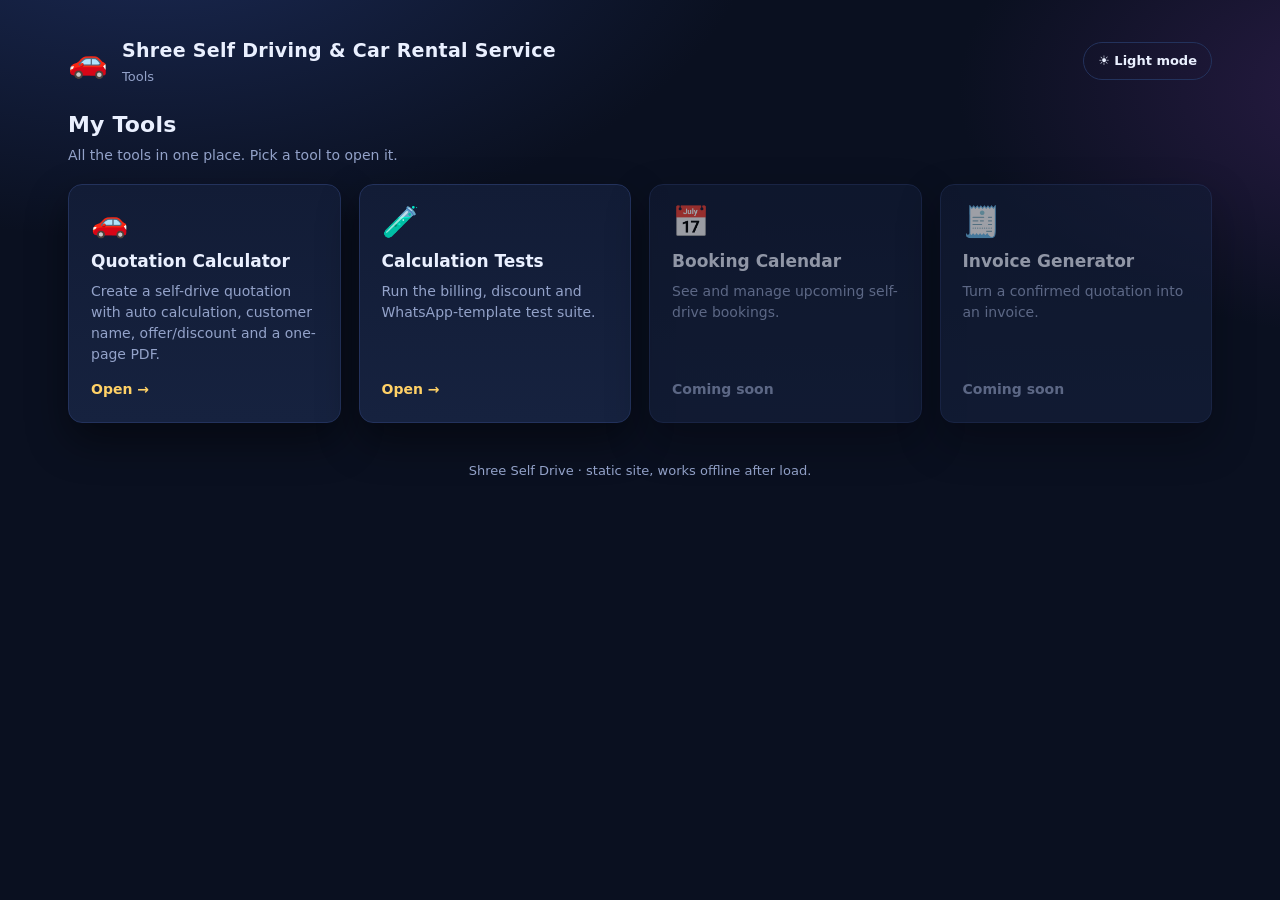
<file: index.html>
<!DOCTYPE html>
<html lang="en">
<head>
<meta charset="utf-8">
<meta name="viewport" content="width=device-width, initial-scale=1">
<title>Shree Self Drive - Tools</title>
<link rel="stylesheet" href="styles.css">
<script src="theme.js"></script>
</head>
<body>
<div class="wrap">
  <div class="brandbar">
    <div class="logo">🚗</div>
    <div class="brand-text">
      <h1>Shree Self Driving &amp; Car Rental Service</h1>
      <p>Tools</p>
    </div>
    <button class="theme-toggle" type="button" data-theme-toggle>☀️ Light mode</button>
  </div>

  <div class="hub-head">
    <h2>My Tools</h2>
    <p>All the tools in one place. Pick a tool to open it.</p>
  </div>

  <div class="tool-grid" id="tools"></div>

  <p class="foot">Shree Self Drive &middot; static site, works offline after load.</p>
</div>

<script>
(function () {
  'use strict';

  /* Add a tool by adding one entry here. Remove an entry to hide it.
     Optional "soon: true" shows it as a non-clickable placeholder. */
  var TOOLS = [
    {
      icon: '\uD83D\uDE97',
      name: 'Quotation Calculator',
      desc: 'Create a self-drive quotation with auto calculation, customer name, offer/discount and a one-page PDF.',
      href: 'quote/index.html'
    },
    {
      icon: '\uD83E\uDDEA',
      name: 'Calculation Tests',
      desc: 'Run the billing, discount and WhatsApp-template test suite.',
      href: 'tests.html'
    },
    {
      icon: '\uD83D\uDCC5',
      name: 'Booking Calendar',
      desc: 'See and manage upcoming self-drive bookings.',
      soon: true
    },
    {
      icon: '\uD83E\uDDFE',
      name: 'Invoice Generator',
      desc: 'Turn a confirmed quotation into an invoice.',
      soon: true
    }
  ];

  function esc(s) {
    return String(s == null ? '' : s).replace(/[&<>"']/g, function (c) {
      return { '&': '&amp;', '<': '&lt;', '>': '&gt;', '"': '&quot;', "'": '&#39;' }[c];
    });
  }

  var html = TOOLS.map(function (t) {
    var inner = '<div class="ti">' + esc(t.icon) + '</div>' +
      '<h3>' + esc(t.name) + '</h3>' +
      '<p>' + esc(t.desc) + '</p>';
    if (t.soon) {
      return '<div class="card tool-card soon" aria-disabled="true">' + inner +
        '<span class="go">Coming soon</span></div>';
    }
    return '<a class="card tool-card" href="' + esc(t.href) + '">' + inner +
      '<span class="go">Open \u2192</span></a>';
  }).join('');

  document.getElementById('tools').innerHTML = html;
})();
</script>
</body>
</html>
</file>
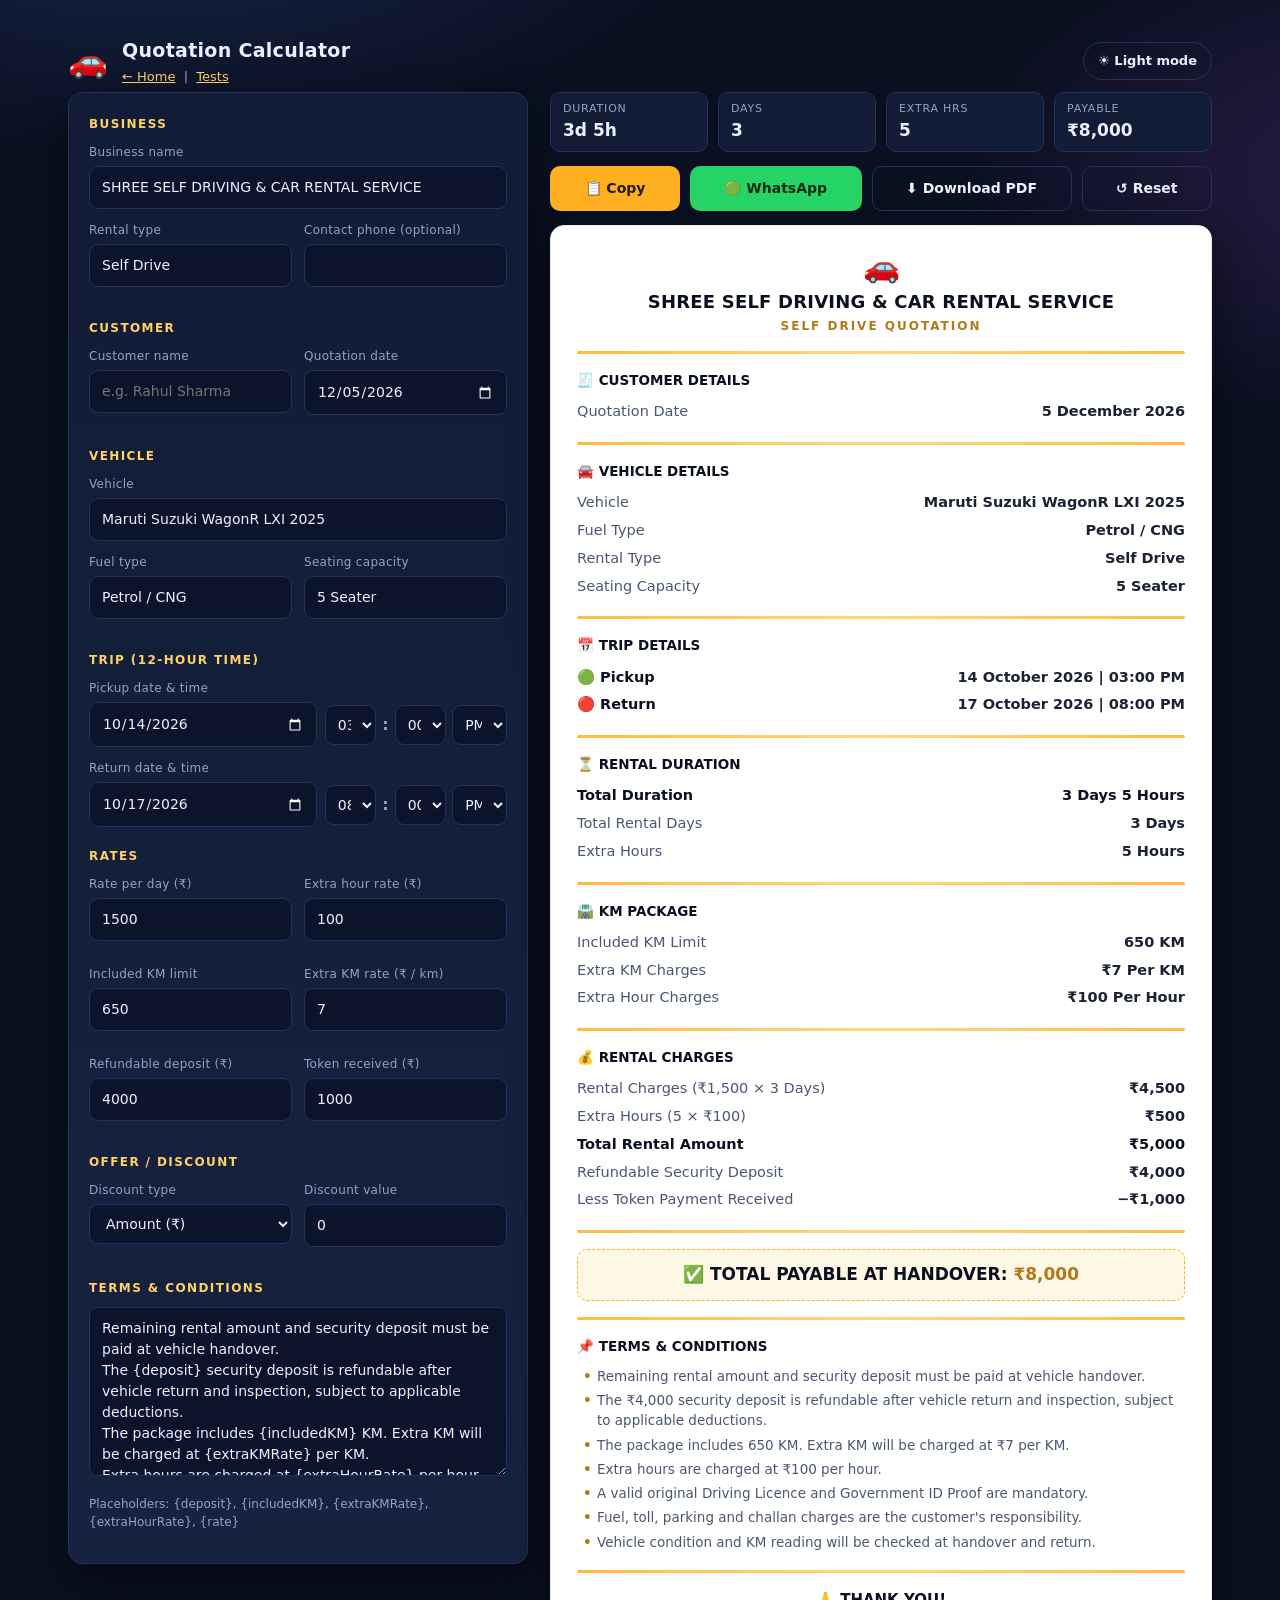
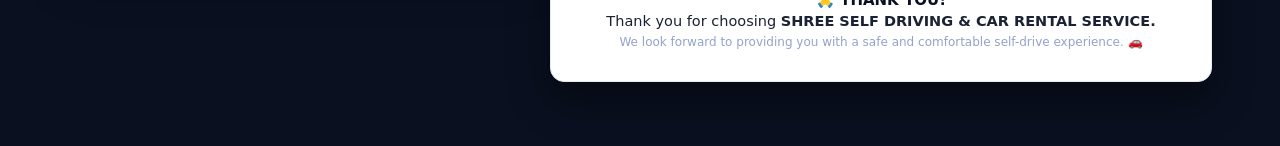
<file: quote/index.html>
<!DOCTYPE html>
<html lang="en">
<head>
<meta charset="utf-8">
<meta name="viewport" content="width=device-width, initial-scale=1">
<title>Quotation Calculator - Shree Self Drive</title>
<link rel="stylesheet" href="../styles.css">
<script src="../theme.js"></script>
</head>
<body>
<div class="wrap">
  <div class="brandbar">
    <div class="logo">🚗</div>
    <div class="brand-text">
      <h1>Quotation Calculator</h1>
      <p><a href="../index.html">&larr; Home</a> &nbsp;|&nbsp; <a href="../tests.html">Tests</a></p>
    </div>
    <button class="theme-toggle" type="button" data-theme-toggle>☀️ Light mode</button>
  </div>

  <div class="layout">
    <!-- ================= INPUTS ================= -->
    <form class="card panel" id="form" autocomplete="off" onsubmit="return false;">
      <div class="section-title">Business</div>
      <div class="field">
        <label for="bizName">Business name</label>
        <input type="text" id="bizName" value="SHREE SELF DRIVING &amp; CAR RENTAL SERVICE">
      </div>
      <div class="grid2">
        <div class="field">
          <label for="vehType">Rental type</label>
          <input type="text" id="vehType" value="Self Drive">
        </div>
        <div class="field">
          <label for="bizPhone">Contact phone (optional)</label>
          <input type="tel" id="bizPhone" value="">
        </div>
      </div>

      <div class="section-title">Customer</div>
      <div class="grid2">
        <div class="field">
          <label for="customerName">Customer name</label>
          <input type="text" id="customerName" value="" placeholder="e.g. Rahul Sharma">
        </div>
        <div class="field">
          <label for="quotationDate">Quotation date</label>
          <input type="date" id="quotationDate">
        </div>
      </div>

      <div class="section-title">Vehicle</div>
      <div class="field">
        <label for="vehName">Vehicle</label>
        <input type="text" id="vehName" value="Maruti Suzuki WagonR LXI 2025">
      </div>
      <div class="grid2">
        <div class="field">
          <label for="vehFuel">Fuel type</label>
          <input type="text" id="vehFuel" value="Petrol / CNG">
        </div>
        <div class="field">
          <label for="vehSeats">Seating capacity</label>
          <input type="text" id="vehSeats" value="5 Seater">
        </div>
      </div>

      <div class="section-title">Trip (12-hour time)</div>
      <div class="field">
        <label for="pickupDate">Pickup date &amp; time</label>
        <div class="dt">
          <input type="date" id="pickupDate" value="2026-10-14">
          <div class="dt-time">
            <select id="pickupHour" class="dt-hour" aria-label="Pickup hour"></select>
            <span class="sep">:</span>
            <select id="pickupMin" class="dt-min" aria-label="Pickup minutes"></select>
            <select id="pickupAmPm" class="dt-ampm" aria-label="Pickup AM or PM">
              <option value="AM">AM</option>
              <option value="PM" selected>PM</option>
            </select>
          </div>
        </div>
      </div>
      <div class="field">
        <label for="returnDate">Return date &amp; time</label>
        <div class="dt">
          <input type="date" id="returnDate" value="2026-10-17">
          <div class="dt-time">
            <select id="returnHour" class="dt-hour" aria-label="Return hour"></select>
            <span class="sep">:</span>
            <select id="returnMin" class="dt-min" aria-label="Return minutes"></select>
            <select id="returnAmPm" class="dt-ampm" aria-label="Return AM or PM">
              <option value="AM">AM</option>
              <option value="PM" selected>PM</option>
            </select>
          </div>
        </div>
      </div>

      <div class="section-title">Rates</div>
      <div class="grid2">
        <div class="field">
          <label for="ratePerDay">Rate per day (₹)</label>
          <input type="number" id="ratePerDay" min="0" step="1" value="1500">
        </div>
        <div class="field">
          <label for="extraHourRate">Extra hour rate (₹)</label>
          <input type="number" id="extraHourRate" min="0" step="1" value="100">
        </div>
        <div class="field">
          <label for="includedKM">Included KM limit</label>
          <input type="number" id="includedKM" min="0" step="1" value="650">
        </div>
        <div class="field">
          <label for="extraKMRate">Extra KM rate (₹ / km)</label>
          <input type="number" id="extraKMRate" min="0" step="1" value="7">
        </div>
        <div class="field">
          <label for="deposit">Refundable deposit (₹)</label>
          <input type="number" id="deposit" min="0" step="1" value="4000">
        </div>
        <div class="field">
          <label for="token">Token received (₹)</label>
          <input type="number" id="token" min="0" step="1" value="1000">
        </div>
      </div>

      <div class="section-title">Offer / Discount</div>
      <div class="grid2">
        <div class="field">
          <label for="discountType">Discount type</label>
          <select id="discountType">
            <option value="amount">Amount (₹)</option>
            <option value="percent">Percent (%)</option>
          </select>
        </div>
        <div class="field">
          <label for="discountValue">Discount value</label>
          <input type="number" id="discountValue" min="0" step="1" value="0">
        </div>
      </div>

      <div class="section-title">Terms &amp; conditions</div>
      <div class="field">
        <textarea id="terms" rows="7">Remaining rental amount and security deposit must be paid at vehicle handover.
The {deposit} security deposit is refundable after vehicle return and inspection, subject to applicable deductions.
The package includes {includedKM} KM. Extra KM will be charged at {extraKMRate} per KM.
Extra hours are charged at {extraHourRate} per hour.
A valid original Driving Licence and Government ID Proof are mandatory.
Fuel, toll, parking and challan charges are the customer's responsibility.
Vehicle condition and KM reading will be checked at handover and return.</textarea>
        <p class="small muted">Placeholders: {deposit}, {includedKM}, {extraKMRate}, {extraHourRate}, {rate}</p>
      </div>
    </form>

    <!-- ================= PREVIEW ================= -->
    <div class="preview-col">
      <div class="summary" id="summary"></div>
      <div class="actions">
        <button class="btn" id="btnCopy" type="button">📋 Copy</button>
        <button class="btn wa" id="btnWa" type="button">🟢 WhatsApp</button>
        <button class="btn ghost" id="btnPdf" type="button">⬇️ Download PDF</button>
        <button class="btn ghost" id="btnReset" type="button">↺ Reset</button>
      </div>
      <div class="banner" id="banner"><span>⚠️</span><span id="bannerText"></span></div>
      <div class="quote-card" id="quote"></div>
    </div>
  </div>
</div>

<script src="../calc.js"></script>
<script>
(function () {
  'use strict';
  var RC = window.RentalCalc;
  var $ = function (id) { return document.getElementById(id); };
  var val = function (id) { return ($(id).value || '').trim(); };
  var pad = function (n) { return (n < 10 ? '0' : '') + n; };
  var esc = function (s) {
    return String(s == null ? '' : s).replace(/[&<>"']/g, function (c) {
      return { '&': '&amp;', '<': '&lt;', '>': '&gt;', '"': '&quot;', "'": '&#39;' }[c];
    });
  };

  function todayISO() {
    var d = new Date();
    return d.getFullYear() + '-' + pad(d.getMonth() + 1) + '-' + pad(d.getDate());
  }

  /* Populate the 12-hour time selects and apply sensible defaults. */
  function buildTimeSelects() {
    var hours = '', mins = '';
    for (var h = 1; h <= 12; h++) hours += '<option value="' + h + '">' + pad(h) + '</option>';
    for (var m = 0; m < 60; m += 5) mins += '<option value="' + pad(m) + '">' + pad(m) + '</option>';
    ['pickupHour', 'returnHour'].forEach(function (id) { $(id).innerHTML = hours; });
    ['pickupMin', 'returnMin'].forEach(function (id) { $(id).innerHTML = mins; });
  }

  function applyDefaults() {
    if (!val('quotationDate')) $('quotationDate').value = todayISO();
    $('pickupHour').value = '3';
    $('pickupMin').value = '00';
    $('pickupAmPm').value = 'PM';
    $('returnHour').value = '8';
    $('returnMin').value = '00';
    $('returnAmPm').value = 'PM';
  }

  /* Combine date + 12-hour time into a local "YYYY-MM-DDTHH:mm" string. */
  function combine(dateId, hourId, minId, ampmId) {
    var date = val(dateId);
    if (!date) return '';
    var h12 = parseInt($(hourId).value, 10);
    if (!isFinite(h12)) h12 = 12;
    var h = h12 % 12;
    if ($(ampmId).value === 'PM') h += 12;
    return date + 'T' + pad(h) + ':' + $(minId).value;
  }

  function readInputs() {
    return {
      bizName: val('bizName') || 'SHREE SELF DRIVING & CAR RENTAL SERVICE',
      bizPhone: val('bizPhone'),
      customerName: val('customerName'),
      quotationDate: val('quotationDate'),
      vehType: val('vehType') || 'Self Drive',
      vehName: val('vehName'),
      vehFuel: val('vehFuel'),
      vehSeats: val('vehSeats'),
      pickup: combine('pickupDate', 'pickupHour', 'pickupMin', 'pickupAmPm'),
      return: combine('returnDate', 'returnHour', 'returnMin', 'returnAmPm'),
      ratePerDay: val('ratePerDay'),
      extraHourRate: val('extraHourRate'),
      includedKM: val('includedKM'),
      extraKMRate: val('extraKMRate'),
      deposit: val('deposit'),
      token: val('token'),
      discountType: $('discountType').value,
      discountValue: val('discountValue'),
      terms: val('terms')
    };
  }

  /* HTML renderer for the shared view (calc.js buildView). */
  function renderHtml(view) {
    var div = '<div class="q-div"></div>';
    var row = function (label, value, cls) {
      return '<div class="q-row ' + (cls || '') + '"><span class="lbl">' + esc(label) +
        '</span><span class="val">' + esc(value) + '</span></div>';
    };
    var h = '<div class="q-head"><div class="q-emoji">\uD83D\uDE97</div><h2>' + esc(view.bizName) + '</h2>';
    h += '<div class="q-sub">' + esc(view.sub) + ' QUOTATION</div></div>';

    view.sections.forEach(function (sec) {
      h += div + '<div class="q-sec-title">' + esc(sec.title) + '</div>';
      sec.rows.forEach(function (r) {
        h += row(r.label, r.value, r.bold ? 'total' : (r.credit ? 'credit' : (r.labelBold ? 'lblbold' : '')));
      });
    });

    h += div;
    h += '<div class="q-payable">\u2705 ' + esc(view.payable.label) + ': <span class="amt">' + esc(view.payable.value) + '</span></div>';
    h += div + '<div class="q-sec-title">' + esc(view.termsTitle) + '</div><ul class="q-terms">';
    view.terms.forEach(function (t) { h += '<li>' + esc(t) + '</li>'; });
    h += '</ul>';
    h += div + '<div class="q-thanks"><div class="big">\uD83D\uDE4F THANK YOU!</div>' +
      '<div>Thank you for choosing <b>' + esc(view.bizName) + '.</b></div>' +
      '<div class="small muted">We look forward to providing you with a safe and comfortable self-drive experience. \uD83D\uDE97</div></div>';
    if (view.phone) h += '<div class="q-phone">\uD83D\uDCDE Bookings / Enquiries: ' + esc(view.phone) + '</div>';
    return h;
  }

  function renderSummary(calc, ok) {
    var chip = function (k, v) {
      return '<div class="chip"><div class="k">' + k + '</div><div class="v mono-nums">' + esc(ok ? v : '\u2014') + '</div></div>';
    };
    $('summary').innerHTML =
      chip('Duration', calc.days + 'd' + (calc.extraHours > 0 ? ' ' + calc.extraHours + 'h' : '')) +
      chip('Days', calc.days) +
      chip('Extra hrs', calc.extraHours) +
      chip('Payable', RC.formatINR(calc.payable));
  }

  function errorCard(message) {
    return '<div class="q-head"><div class="q-emoji">\u26A0\uFE0F</div>' +
      '<h2>Cannot build quotation</h2><div class="q-error">' + esc(message) + '</div></div>';
  }

  var lastText = '';

  function update() {
    var inputs = readInputs();
    var calc = RC.compute(inputs);
    var ok = !calc.error;

    renderSummary(calc, ok);

    if (ok) {
      var view = RC.buildView(inputs, calc);
      lastText = RC.buildText(view);
      $('quote').innerHTML = renderHtml(view);
      $('banner').classList.remove('show');
    } else {
      lastText = '';
      $('quote').innerHTML = errorCard(calc.error);
      $('bannerText').textContent = calc.error;
      $('banner').classList.add('show');
    }

    ['btnCopy', 'btnWa', 'btnPdf'].forEach(function (id) {
      $(id).disabled = !ok;
      $(id).style.opacity = ok ? '' : '.5';
      $(id).style.pointerEvents = ok ? '' : 'none';
    });
  }

  /* ---------- actions ---------- */
  $('btnCopy').addEventListener('click', function () {
    var btn = this;
    var done = function () {
      var old = btn.textContent;
      btn.textContent = '\u2705 Copied';
      setTimeout(function () { btn.textContent = old; }, 1400);
    };
    function fallback() {
      var ta = document.createElement('textarea');
      ta.value = lastText;
      ta.style.position = 'fixed';
      ta.style.opacity = '0';
      document.body.appendChild(ta);
      ta.select();
      try { document.execCommand('copy'); done(); } catch (e) { alert('Copy failed. Please copy manually.'); }
      document.body.removeChild(ta);
    }
    if (navigator.clipboard && navigator.clipboard.writeText) {
      navigator.clipboard.writeText(lastText).then(done, fallback);
    } else { fallback(); }
  });

  $('btnWa').addEventListener('click', function () {
    window.open('https://wa.me/?text=' + encodeURIComponent(lastText), '_blank');
  });

  $('btnPdf').addEventListener('click', function () { window.print(); });

  $('btnReset').addEventListener('click', function () {
    $('form').reset();
    applyDefaults();
    update();
  });

  /* live update on any change */
  $('form').addEventListener('input', update);
  $('form').addEventListener('change', update);

  buildTimeSelects();
  applyDefaults();
  update();
})();
</script>
</body>
</html>
</file>
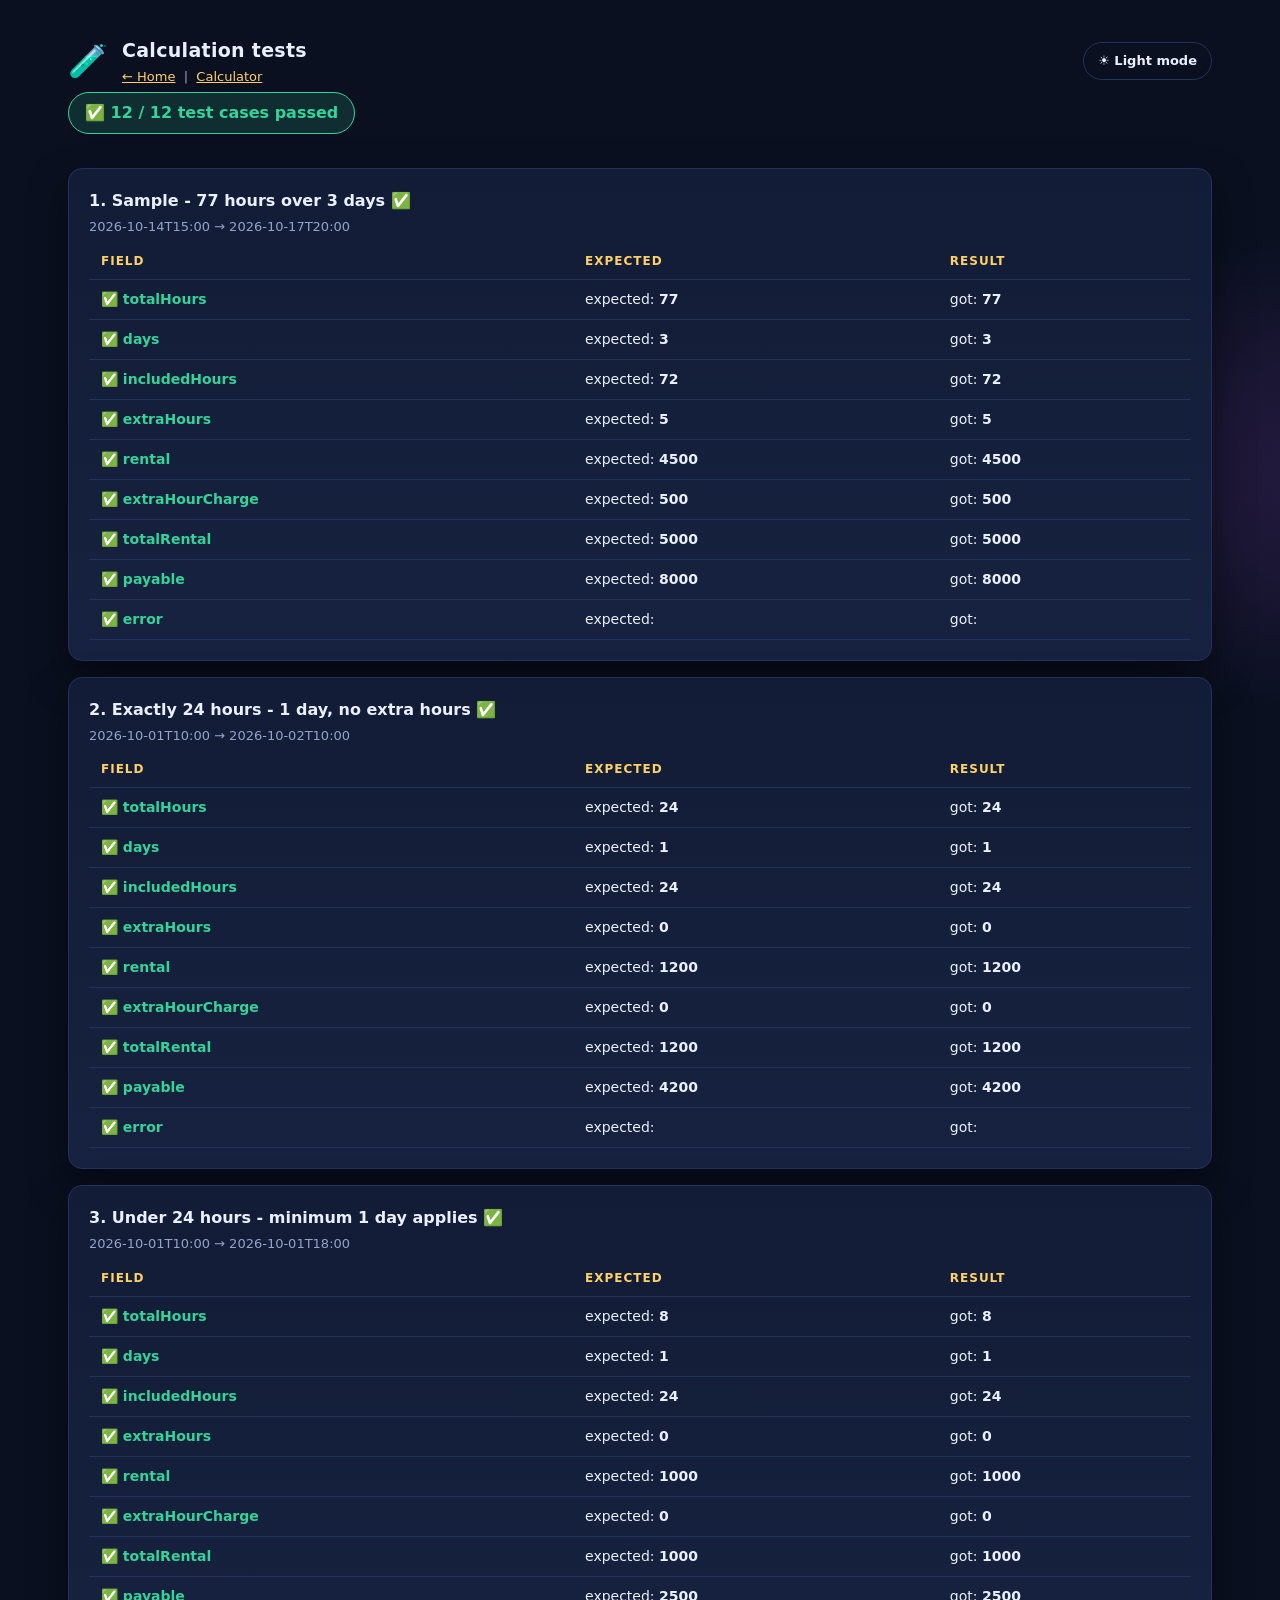
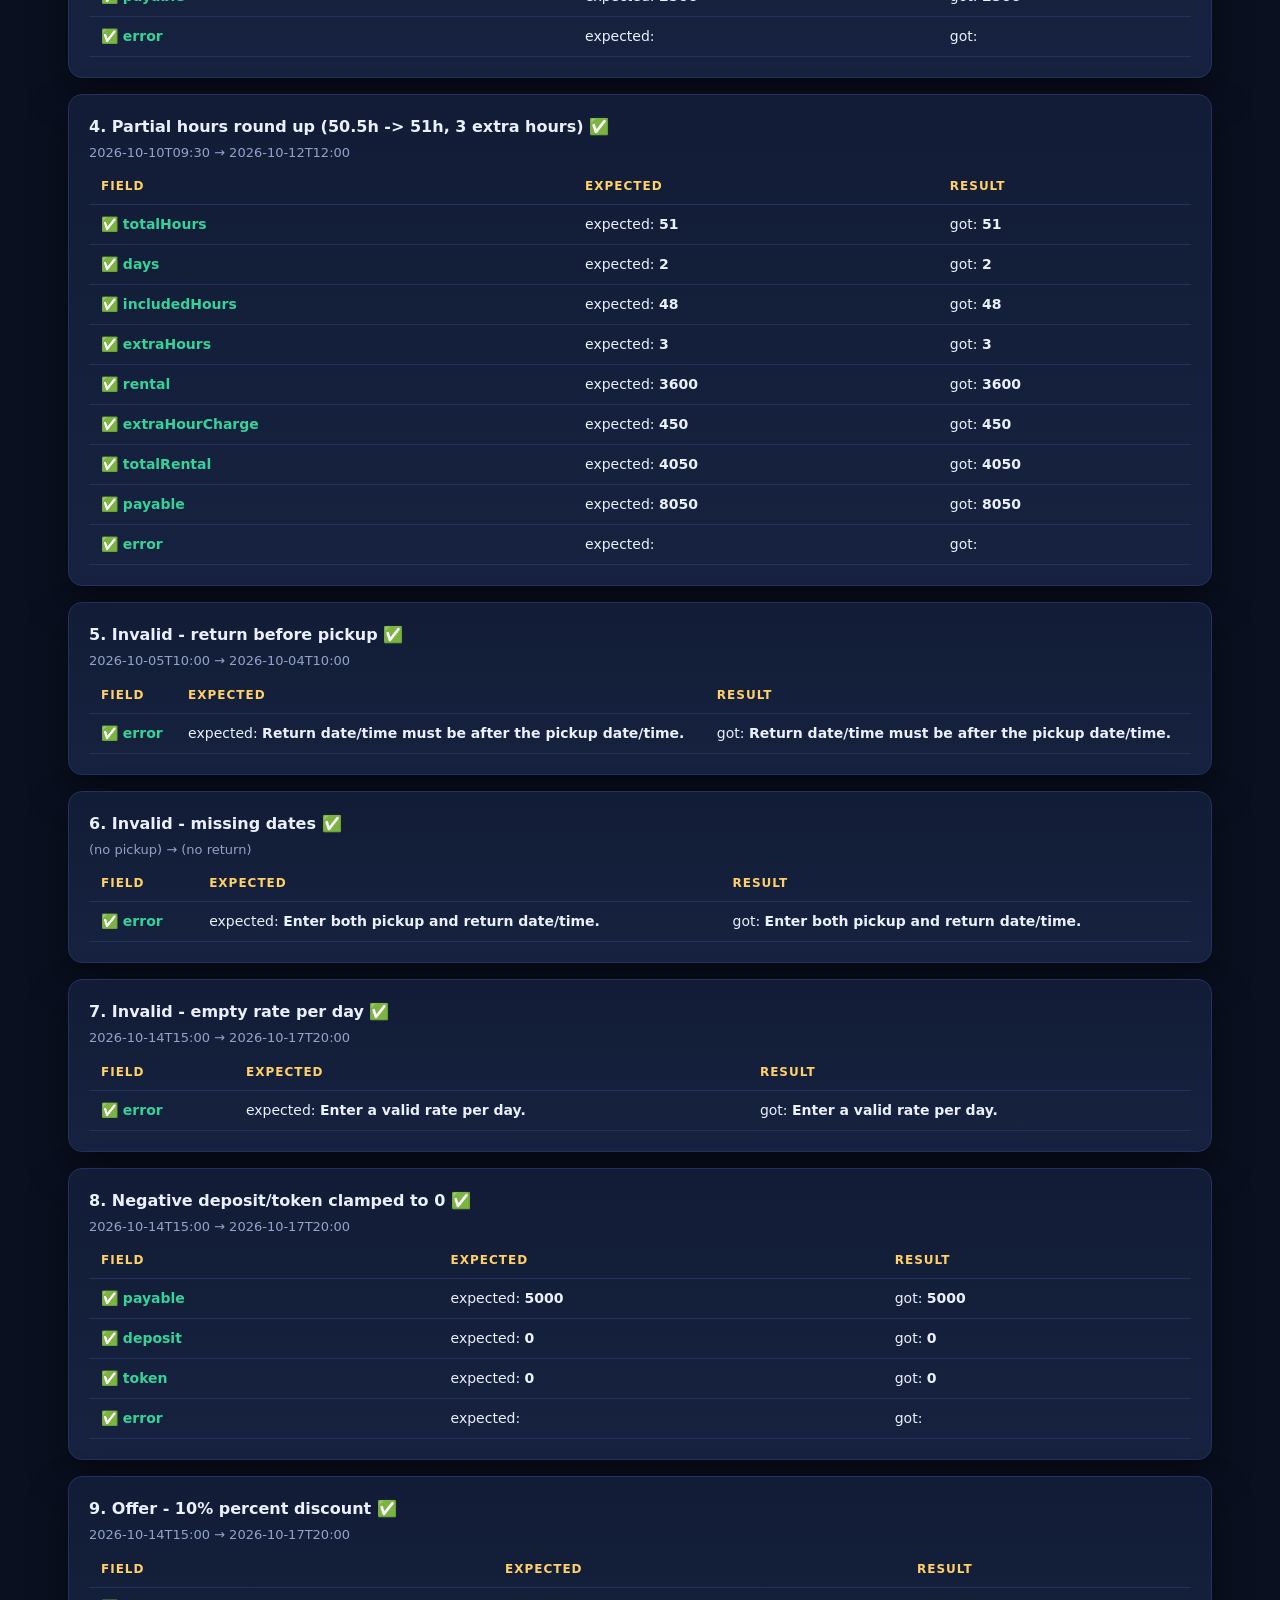
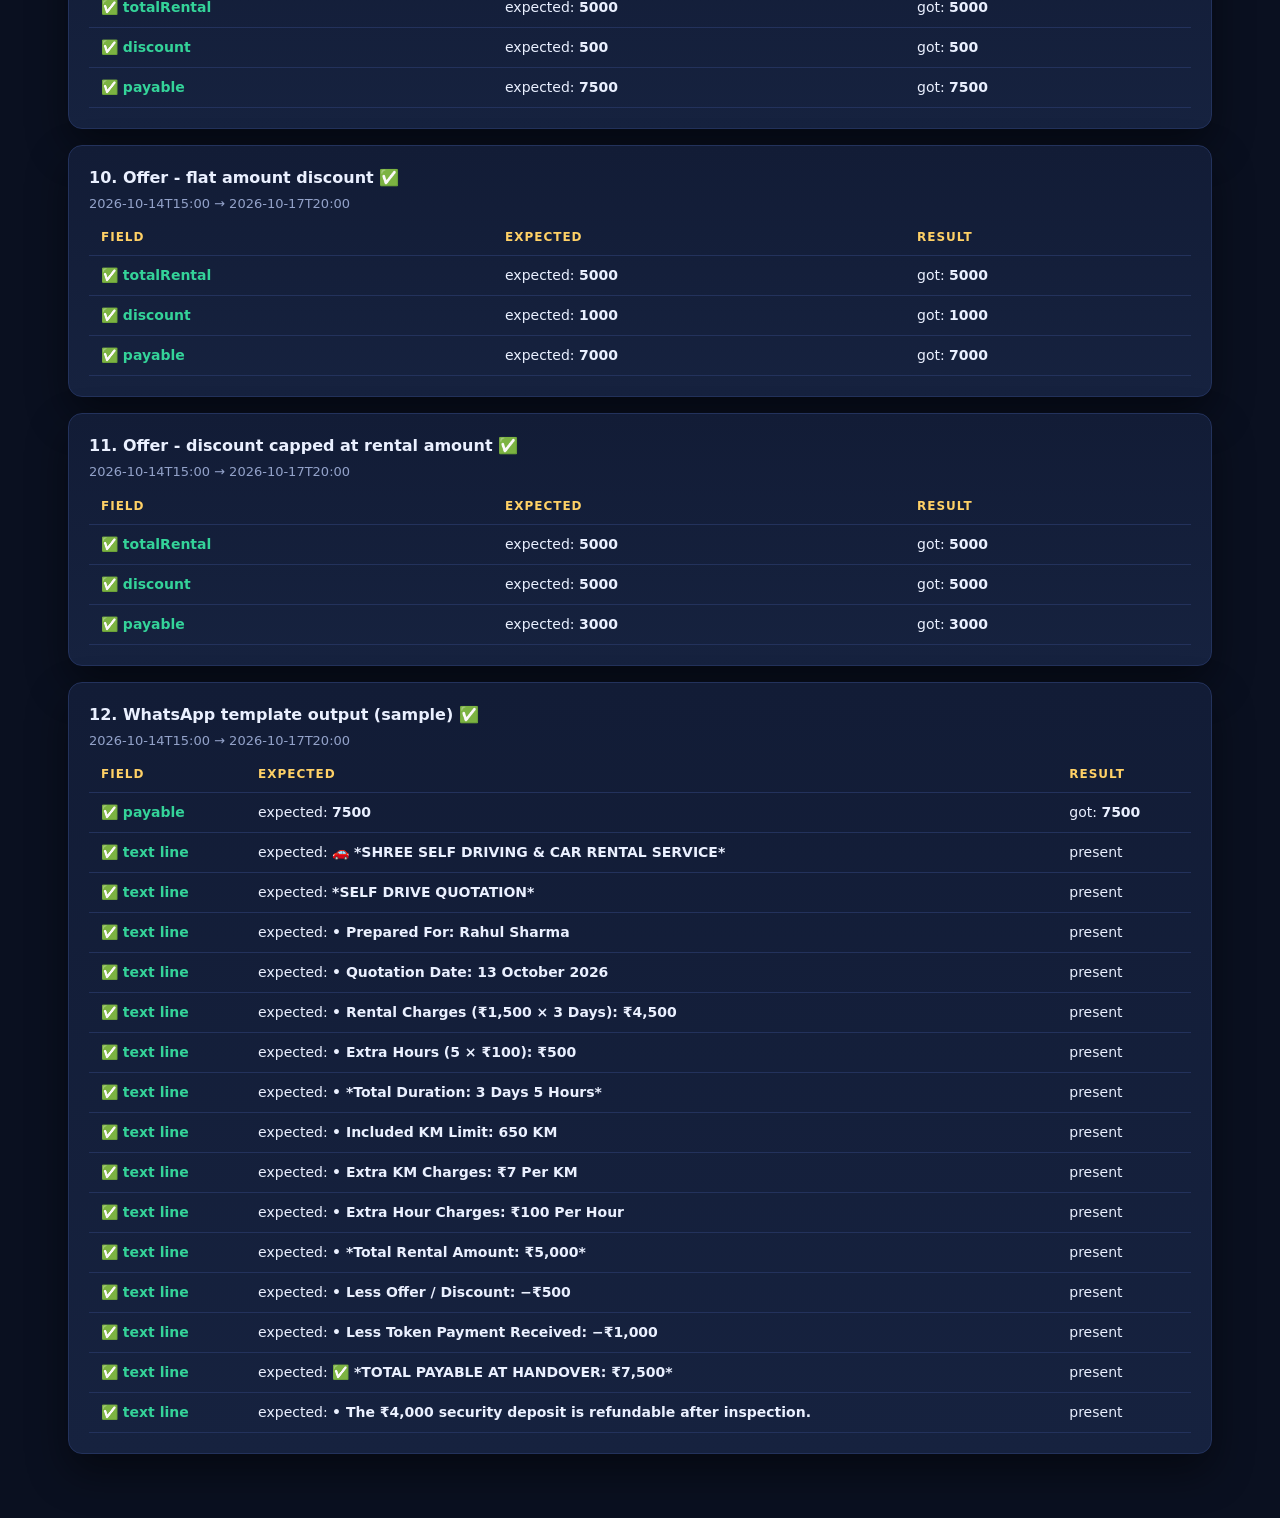
<file: tests.html>
<!DOCTYPE html>
<html lang="en">
<head>
<meta charset="utf-8">
<meta name="viewport" content="width=device-width, initial-scale=1">
<title>Tests - Self Drive Quotation Calculator</title>
<link rel="stylesheet" href="styles.css">
<script src="theme.js"></script>
</head>
<body>
<div class="wrap">
  <div class="brandbar">
    <div class="logo">🧪</div>
    <div class="brand-text">
      <h1>Calculation tests</h1>
      <p><a href="index.html">&larr; Home</a> &nbsp;|&nbsp; <a href="quote/index.html">Calculator</a></p>
    </div>
    <button class="theme-toggle" type="button" data-theme-toggle>☀️ Light mode</button>
  </div>

  <div id="result"></div>
  <div id="cases"></div>
</div>

<script src="calc.js"></script>
<script>
(function () {
  'use strict';
  var RC = window.RentalCalc;
  var esc = function (s) {
    return String(s == null ? '' : s).replace(/[&<>"']/g, function (c) {
      return { '&': '&amp;', '<': '&lt;', '>': '&gt;', '"': '&quot;', "'": '&#39;' }[c];
    });
  };

  var base = { pickup: '2026-10-14T15:00', return: '2026-10-17T20:00', ratePerDay: 1500, extraHourRate: 100, deposit: 4000, token: 1000 };

  var cases = [
    {
      name: 'Sample - 77 hours over 3 days',
      input: base,
      expect: { totalHours: 77, days: 3, includedHours: 72, extraHours: 5, rental: 4500, extraHourCharge: 500, totalRental: 5000, payable: 8000, error: null }
    },
    {
      name: 'Exactly 24 hours - 1 day, no extra hours',
      input: { pickup: '2026-10-01T10:00', return: '2026-10-02T10:00', ratePerDay: 1200, extraHourRate: 80, deposit: 3000, token: 0 },
      expect: { totalHours: 24, days: 1, includedHours: 24, extraHours: 0, rental: 1200, extraHourCharge: 0, totalRental: 1200, payable: 4200, error: null }
    },
    {
      name: 'Under 24 hours - minimum 1 day applies',
      input: { pickup: '2026-10-01T10:00', return: '2026-10-01T18:00', ratePerDay: 1000, extraHourRate: 100, deposit: 2000, token: 500 },
      expect: { totalHours: 8, days: 1, includedHours: 24, extraHours: 0, rental: 1000, extraHourCharge: 0, totalRental: 1000, payable: 2500, error: null }
    },
    {
      name: 'Partial hours round up (50.5h -> 51h, 3 extra hours)',
      input: { pickup: '2026-10-10T09:30', return: '2026-10-12T12:00', ratePerDay: 1800, extraHourRate: 150, deposit: 5000, token: 1000 },
      expect: { totalHours: 51, days: 2, includedHours: 48, extraHours: 3, rental: 3600, extraHourCharge: 450, totalRental: 4050, payable: 8050, error: null }
    },
    {
      name: 'Invalid - return before pickup',
      input: { pickup: '2026-10-05T10:00', return: '2026-10-04T10:00', ratePerDay: 1000, extraHourRate: 100, deposit: 0, token: 0 },
      expect: { error: 'Return date/time must be after the pickup date/time.' }
    },
    {
      name: 'Invalid - missing dates',
      input: { pickup: '', return: '', ratePerDay: 1500, extraHourRate: 100, deposit: 4000, token: 1000 },
      expect: { error: 'Enter both pickup and return date/time.' }
    },
    {
      name: 'Invalid - empty rate per day',
      input: { pickup: '2026-10-14T15:00', return: '2026-10-17T20:00', ratePerDay: '', extraHourRate: 100, deposit: 4000, token: 1000 },
      expect: { error: 'Enter a valid rate per day.' }
    },
    {
      name: 'Negative deposit/token clamped to 0',
      input: { pickup: '2026-10-14T15:00', return: '2026-10-17T20:00', ratePerDay: 1500, extraHourRate: 100, deposit: -1000, token: -500 },
      expect: { error: null, deposit: 0, token: 0, payable: 5000 }
    },
    {
      name: 'Offer - 10% percent discount',
      input: { pickup: '2026-10-14T15:00', return: '2026-10-17T20:00', ratePerDay: 1500, extraHourRate: 100, deposit: 4000, token: 1000, discountType: 'percent', discountValue: 10 },
      expect: { totalRental: 5000, discount: 500, payable: 7500 }
    },
    {
      name: 'Offer - flat amount discount',
      input: { pickup: '2026-10-14T15:00', return: '2026-10-17T20:00', ratePerDay: 1500, extraHourRate: 100, deposit: 4000, token: 1000, discountType: 'amount', discountValue: 1000 },
      expect: { totalRental: 5000, discount: 1000, payable: 7000 }
    },
    {
      name: 'Offer - discount capped at rental amount',
      input: { pickup: '2026-10-14T15:00', return: '2026-10-17T20:00', ratePerDay: 1500, extraHourRate: 100, deposit: 4000, token: 1000, discountType: 'amount', discountValue: 99999 },
      expect: { totalRental: 5000, discount: 5000, payable: 3000 }
    },
    {
      name: 'WhatsApp template output (sample)',
      input: {
        bizName: 'SHREE SELF DRIVING & CAR RENTAL SERVICE',
        vehType: 'Self Drive',
        vehName: 'Maruti Suzuki WagonR LXI 2025',
        vehFuel: 'Petrol / CNG',
        vehSeats: '5 Seater',
        customerName: 'Rahul Sharma',
        quotationDate: '2026-10-13',
        pickup: '2026-10-14T15:00',
        return: '2026-10-17T20:00',
        ratePerDay: '1500',
        extraHourRate: '100',
        includedKM: '650',
        extraKMRate: '7',
        deposit: '4000',
        token: '1000',
        discountType: 'amount',
        discountValue: '500',
        terms: 'Remaining rental amount and security deposit must be paid at vehicle handover.\nThe {deposit} security deposit is refundable after inspection.'
      },
      expect: { payable: 7500 },
      textExpect: [
        '\uD83D\uDE97 *SHREE SELF DRIVING & CAR RENTAL SERVICE*',
        '*SELF DRIVE QUOTATION*',
        '\u2022 Prepared For: Rahul Sharma',
        '\u2022 Quotation Date: 13 October 2026',
        '\u2022 Rental Charges (\u20B91,500 \u00D7 3 Days): \u20B94,500',
        '\u2022 Extra Hours (5 \u00D7 \u20B9100): \u20B9500',
        '\u2022 *Total Duration: 3 Days 5 Hours*',
        '\u2022 Included KM Limit: 650 KM',
        '\u2022 Extra KM Charges: \u20B97 Per KM',
        '\u2022 Extra Hour Charges: \u20B9100 Per Hour',
        '\u2022 *Total Rental Amount: \u20B95,000*',
        '\u2022 Less Offer / Discount: \u2212\u20B9500',
        '\u2022 Less Token Payment Received: \u2212\u20B91,000',
        '\u2705 *TOTAL PAYABLE AT HANDOVER: \u20B97,500*',
        '\u2022 The \u20B94,000 security deposit is refundable after inspection.'
      ]
    }
  ];

  var fields = ['totalHours', 'days', 'includedHours', 'extraHours', 'rental', 'extraHourCharge', 'totalRental', 'discount', 'payable', 'deposit', 'token', 'error'];
  var passed = 0;
  var casesHtml = '';

  cases.forEach(function (tc, idx) {
    var got = RC.compute(tc.input);
    var rows = '';
    var caseOk = true;

    fields.forEach(function (f) {
      if (!(f in tc.expect)) return;
      var want = tc.expect[f];
      var mine = got[f];
      var ok = String(want) === String(mine);
      if (!ok) caseOk = false;
      rows += '<tr class="' + (ok ? 'ok' : 'bad') + '">' +
        '<td>' + (ok ? '\u2705' : '\u274C') + ' ' + esc(f) + '</td>' +
        '<td>expected: <b>' + esc(want) + '</b></td>' +
        '<td>got: <b>' + esc(mine) + '</b></td></tr>';
    });

    if (tc.textExpect) {
      var text = RC.buildText(RC.buildView(tc.input, got));
      tc.textExpect.forEach(function (line) {
        var present = text.indexOf(line) !== -1;
        if (!present) caseOk = false;
        rows += '<tr class="' + (present ? 'ok' : 'bad') + '">' +
          '<td>' + (present ? '\u2705' : '\u274C') + ' text line</td>' +
          '<td>expected: <b>' + esc(line) + '</b></td>' +
          '<td>' + (present ? 'present' : '<b>missing</b>') + '</td></tr>';
      });
    }

    if (caseOk) passed++;

    casesHtml += '<div class="card testcard">' +
      '<div class="case-name">' + (idx + 1) + '. ' + esc(tc.name) + ' ' + (caseOk ? '\u2705' : '\u274C') + '</div>' +
      '<div class="detail">' + esc(tc.input.pickup || '(no pickup)') + ' \u2192 ' + esc(tc.input.return || '(no return)') + '</div>' +
      '<table><thead><tr><th>Field</th><th>Expected</th><th>Result</th></tr></thead><tbody>' +
      rows + '</tbody></table></div>';
  });

  var allOk = passed === cases.length;
  document.getElementById('result').innerHTML =
    '<div class="summary-pill ' + (allOk ? 'pass' : 'fail') + '">' +
    (allOk ? '\u2705 ' : '\u274C ') + passed + ' / ' + cases.length + ' test cases passed</div>';

  document.getElementById('cases').innerHTML = casesHtml;
})();
</script>
</body>
</html>
</file>
<file: styles.css>
/* ==========================================================================
   Shree Self Drive - shared styles (dark + light themes)
   ========================================================================== */

:root {
  --bg: #0a1020;
  --bg-2: #0f1730;
  --card: #121c36;
  --card-2: #16223f;
  --line: #23325c;
  --text: #eaf0ff;
  --muted: #93a2c9;
  --input-bg: #0c142b;
  --input-border: #23325c;
  --accent: #ffb020;
  --accent-2: #ffd166;
  --green: #34d399;
  --red: #f87171;
  --btn-text: #241a00;
  --shadow: 0 18px 40px rgba(0, 0, 0, .45);
  --radius: 14px;

  /* quotation card colours (white card in both themes) */
  --q-bg: #ffffff;
  --q-text: #1a2233;
  --q-strong: #0a1020;
  --q-muted: #4a5772;
  --q-sub: #b0791a;
  --q-line: #e6e9f2;
  --q-payable-bg: #fff7e6;
  --q-payable-border: #ffb020;
  --q-accent: #b0791a;

  color-scheme: dark;
}

[data-theme="light"] {
  --bg: #eef1f7;
  --bg-2: #e4e9f4;
  --card: #ffffff;
  --card-2: #f6f9fe;
  --line: #d7deec;
  --text: #141d33;
  --muted: #5c6b8a;
  --input-bg: #ffffff;
  --input-border: #cbd5e7;
  --accent: #e08a00;
  --accent-2: #a86a12;
  --green: #0f9d63;
  --red: #d64545;
  --btn-text: #241a00;
  --shadow: 0 14px 30px rgba(30, 50, 90, .14);
  color-scheme: light;
}

* { box-sizing: border-box; }

html, body { margin: 0; padding: 0; }

body {
  color: var(--text);
  font-family: "Segoe UI", system-ui, -apple-system, Roboto, Arial, sans-serif;
  line-height: 1.5;
  min-height: 100vh;
  -webkit-font-smoothing: antialiased;
  background:
    radial-gradient(1100px 600px at 12% -10%, #1b2a55 0%, transparent 55%),
    radial-gradient(900px 500px at 110% 10%, #2a1c46 0%, transparent 50%),
    var(--bg);
}
[data-theme="light"] body {
  background:
    radial-gradient(1100px 600px at 12% -10%, #dbe4ff 0%, transparent 55%),
    radial-gradient(900px 500px at 110% 10%, #ffe9c7 0%, transparent 50%),
    var(--bg);
}

a { color: var(--accent-2); }

.wrap { max-width: 1180px; margin: 0 auto; padding: 24px 18px 64px; }

.brandbar { display: flex; align-items: center; gap: 14px; padding: 12px 0 6px; }
.brandbar .logo { font-size: 32px; }
.brandbar .brand-text { flex: 1; min-width: 0; }
.brandbar h1 { font-size: 19px; margin: 0; letter-spacing: .3px; }
.brandbar p { margin: 2px 0 0; color: var(--muted); font-size: 13px; }

.card {
  background: linear-gradient(180deg, var(--card), var(--card-2));
  border: 1px solid var(--line);
  border-radius: var(--radius);
  box-shadow: var(--shadow);
}

/* ---------- buttons ---------- */
.btn {
  appearance: none; border: 1px solid transparent; cursor: pointer;
  font: inherit; font-weight: 600; font-size: 14px;
  padding: 11px 16px; border-radius: 10px;
  background: var(--accent); color: var(--btn-text);
  transition: transform .06s ease, filter .15s ease, border-color .15s ease, color .15s ease;
  text-decoration: none; display: inline-flex; align-items: center; justify-content: center; gap: 8px;
  white-space: nowrap;
}
.btn:hover { filter: brightness(1.06); }
.btn:active { transform: translateY(1px); }
.btn:disabled { cursor: not-allowed; }
.btn.ghost { background: transparent; border-color: var(--line); color: var(--text); }
.btn.ghost:hover { border-color: var(--accent); color: var(--accent-2); }
.btn.wa { background: #25d366; color: #062b12; }

.theme-toggle {
  background: transparent; border: 1px solid var(--line); color: var(--text);
  border-radius: 999px; padding: 8px 14px; font: inherit; font-size: 13px; font-weight: 600;
  cursor: pointer; display: inline-flex; align-items: center; gap: 7px; white-space: nowrap;
}
.theme-toggle:hover { border-color: var(--accent); color: var(--accent-2); }

/* ---------- form fields ---------- */
.field { margin-bottom: 12px; min-width: 0; }
.field > label { display: block; font-size: 12px; color: var(--muted); margin-bottom: 5px; letter-spacing: .3px; }

input[type="text"], input[type="number"], input[type="date"], input[type="tel"], textarea, select {
  width: 100%;
  background: var(--input-bg);
  border: 1px solid var(--input-border);
  color: var(--text);
  border-radius: 9px;
  padding: 10px 12px;
  font: inherit;
  font-size: 14px;
  outline: none;
}
input:focus, textarea:focus, select:focus { border-color: var(--accent); box-shadow: 0 0 0 3px rgba(255, 176, 32, .18); }
textarea { resize: vertical; min-height: 116px; }

.grid2 { display: grid; grid-template-columns: repeat(2, minmax(0, 1fr)); gap: 12px; }
.section-title {
  font-size: 12px; text-transform: uppercase; letter-spacing: 1.4px;
  color: var(--accent-2); margin: 20px 0 10px; font-weight: 700;
}
.section-title:first-child { margin-top: 2px; }

.muted { color: var(--muted); }
.small { font-size: 12px; }
.mono-nums { font-variant-numeric: tabular-nums; }

/* ---------- date + 12h time picker ---------- */
.dt { display: grid; grid-template-columns: minmax(0, 1.25fr) minmax(0, 1fr); gap: 8px; }
.dt-time { display: flex; align-items: center; gap: 6px; }
.dt-time select { padding: 10px 8px; }
.dt-time .sep { color: var(--muted); font-weight: 700; }
.dt-time .dt-hour { flex: 1; }
.dt-time .dt-min { flex: 1; }
.dt-time .dt-ampm { flex: 1.1; }

/* ---------- layout ---------- */
.layout { display: grid; grid-template-columns: 1fr; gap: 22px; align-items: start; }
.panel { padding: 20px; }
.preview-col { min-width: 0; }
@media (min-width: 1024px) {
  .layout { grid-template-columns: minmax(340px, 460px) minmax(0, 1fr); }
  .preview-col { position: sticky; top: 16px; }
}

/* ---------- summary + actions ---------- */
.summary { display: flex; flex-wrap: wrap; gap: 10px; margin-bottom: 14px; }
.chip {
  background: var(--card); border: 1px solid var(--line); border-radius: 10px;
  padding: 8px 12px; min-width: 88px; flex: 1 1 88px;
}
.chip .k { font-size: 11px; color: var(--muted); text-transform: uppercase; letter-spacing: .8px; }
.chip .v { font-size: 17px; font-weight: 700; }

.actions { display: flex; flex-wrap: wrap; gap: 10px; margin-bottom: 14px; }
.actions .btn { flex: 1 1 auto; }

.banner {
  display: none; gap: 10px; align-items: center;
  background: rgba(248, 113, 113, .12); border: 1px solid rgba(248, 113, 113, .5);
  color: var(--red); border-radius: 10px; padding: 10px 14px; margin-bottom: 14px; font-size: 14px;
}
.banner.show { display: flex; }

/* ---------- quotation card ---------- */
.quote-card {
  padding: 26px 26px 30px;
  background: var(--q-bg); color: var(--q-text);
  border-radius: var(--radius); box-shadow: var(--shadow); border: 1px solid var(--q-line);
  font-size: 14.5px;
}
.q-head { text-align: center; }
.q-head .q-emoji { font-size: 30px; line-height: 1; }
.q-head h2 { margin: 6px 0 2px; font-size: 18px; letter-spacing: .2px; color: var(--q-strong); }
.q-sub { text-transform: uppercase; letter-spacing: 2px; font-size: 12px; font-weight: 700; color: var(--q-sub); }
.q-div { height: 3px; margin: 16px 0; border-radius: 3px;
         background: linear-gradient(90deg, #ffb020, #ffd166, #ffb020); opacity: .85; }
.q-sec-title { font-weight: 800; font-size: 13.5px; margin: 0 0 8px; color: var(--q-strong); }
.q-row { display: flex; justify-content: space-between; gap: 16px; padding: 3px 0; }
.q-row .lbl { color: var(--q-muted); }
.q-row .val { font-weight: 600; text-align: right; font-variant-numeric: tabular-nums; white-space: nowrap; }
.q-row.lblbold .lbl { font-weight: 700; color: var(--q-strong); }
.q-row.total .lbl, .q-row.total .val { font-weight: 800; color: var(--q-strong); }
.q-row.credit .val { color: var(--q-accent); }
.q-payable {
  text-align: center; font-size: 17px; font-weight: 800; color: var(--q-strong);
  background: var(--q-payable-bg); border: 1px dashed var(--q-payable-border); border-radius: 10px;
  padding: 12px; margin: 6px 0;
}
.q-payable .amt { color: var(--q-accent); }
.q-terms { margin: 0; padding-left: 4px; list-style: none; }
.q-terms li { padding: 2px 0 2px 16px; position: relative; color: var(--q-muted); font-size: 13.5px; }
.q-terms li::before { content: "\2022"; position: absolute; left: 2px; color: var(--q-accent); font-weight: 800; }
.q-thanks { text-align: center; }
.q-thanks .big { font-weight: 800; font-size: 15px; color: var(--q-strong); }
.q-phone { text-align: center; font-size: 13px; color: var(--q-muted); margin-top: 6px; }
.q-error { color: #b02929; font-weight: 600; }

/* ---------- landing ---------- */
.hero { text-align: center; padding: 36px 10px 10px; }
.hero .car { font-size: 62px; line-height: 1; }
.hero h1 { font-size: 34px; margin: 14px 0 8px; letter-spacing: .3px; }
.hero p { color: var(--muted); max-width: 640px; margin: 0 auto 26px; font-size: 16px; }
.hero .cta { display: flex; gap: 12px; justify-content: center; flex-wrap: wrap; }
.features { display: grid; grid-template-columns: repeat(auto-fit, minmax(220px, 1fr)); gap: 16px; margin-top: 42px; }
.feature { padding: 20px; }
.feature .ic { font-size: 26px; }
.feature h3 { margin: 10px 0 6px; font-size: 16px; }
.feature p { margin: 0; color: var(--muted); font-size: 14px; }
.foot { text-align: center; color: var(--muted); font-size: 13px; margin-top: 38px; }

/* ---------- tools hub ---------- */
.hub-head { margin: 16px 0 18px; }
.hub-head h2 { font-size: 22px; margin: 0 0 4px; letter-spacing: .2px; }
.hub-head p { margin: 0; color: var(--muted); font-size: 14px; }

.tool-grid { display: grid; grid-template-columns: repeat(auto-fill, minmax(250px, 1fr)); gap: 18px; }
.tool-card {
  display: flex; flex-direction: column; text-decoration: none; color: inherit;
  padding: 22px; transition: transform .12s ease, border-color .15s ease;
}
.tool-card:hover { transform: translateY(-3px); border-color: var(--accent); }
.tool-card .ti { font-size: 30px; line-height: 1; }
.tool-card h3 { margin: 12px 0 6px; font-size: 17px; color: var(--text); }
.tool-card p { margin: 0; color: var(--muted); font-size: 14px; flex: 1; }
.tool-card .go { margin-top: 14px; font-weight: 700; color: var(--accent-2); font-size: 14px; }
.tool-card.soon { opacity: .6; cursor: not-allowed; }
.tool-card.soon:hover { transform: none; border-color: var(--line); }
.tool-card.soon .go { color: var(--muted); }

/* ---------- tests ---------- */
.summary-pill { display: inline-block; padding: 8px 16px; border-radius: 999px; font-weight: 700; margin-bottom: 18px; }
.pass { background: rgba(52, 211, 153, .15); border: 1px solid var(--green); color: var(--green); }
.fail { background: rgba(248, 113, 113, .15); border: 1px solid var(--red); color: var(--red); }
.testcard { padding: 20px; margin-top: 16px; overflow-x: auto; }
table { width: 100%; border-collapse: collapse; margin-top: 6px; font-size: 14px; }
th, td { text-align: left; padding: 9px 12px; border-bottom: 1px solid var(--line); }
th { color: var(--accent-2); font-size: 12px; text-transform: uppercase; letter-spacing: 1px; }
tr.ok td:first-child { color: var(--green); font-weight: 700; }
tr.bad td:first-child { color: var(--red); font-weight: 700; }
.case-name { font-weight: 700; margin: 0 0 4px; }
.detail { color: var(--muted); font-size: 13px; }

/* ---------- responsive form ---------- */
@media (max-width: 560px) {
  .grid2 { grid-template-columns: 1fr; }
  .dt { grid-template-columns: 1fr; }
  .wrap { padding: 16px 12px 48px; }
  .hero h1 { font-size: 26px; }
  .actions .btn { flex: 1 1 100%; }
  .brandbar h1 { font-size: 16px; }
}

/* ---------- single-page PDF / print ---------- */
@page { size: A4; margin: 12mm; }
@media print {
  body { background: #fff !important; }
  .brandbar, .panel, .actions, .summary, .banner, .theme-toggle, .testcard, #result { display: none !important; }
  .wrap { max-width: none; padding: 0; }
  .layout { display: block; }
  .quote-card { box-shadow: none; border: none; padding: 0; font-size: 12px; }
  .q-head .q-emoji { font-size: 24px; }
  .q-head h2 { font-size: 16px; }
  .q-div { margin: 8px 0; height: 2px; }
  .q-sec-title { font-size: 12px; margin-bottom: 5px; }
  .q-row { padding: 1px 0; }
  .q-terms li { font-size: 11.5px; padding: 1px 0 1px 15px; }
  .q-payable { font-size: 15px; padding: 9px; margin: 4px 0; }
  .quote-card { print-color-adjust: exact; -webkit-print-color-adjust: exact; }
}
</file>
